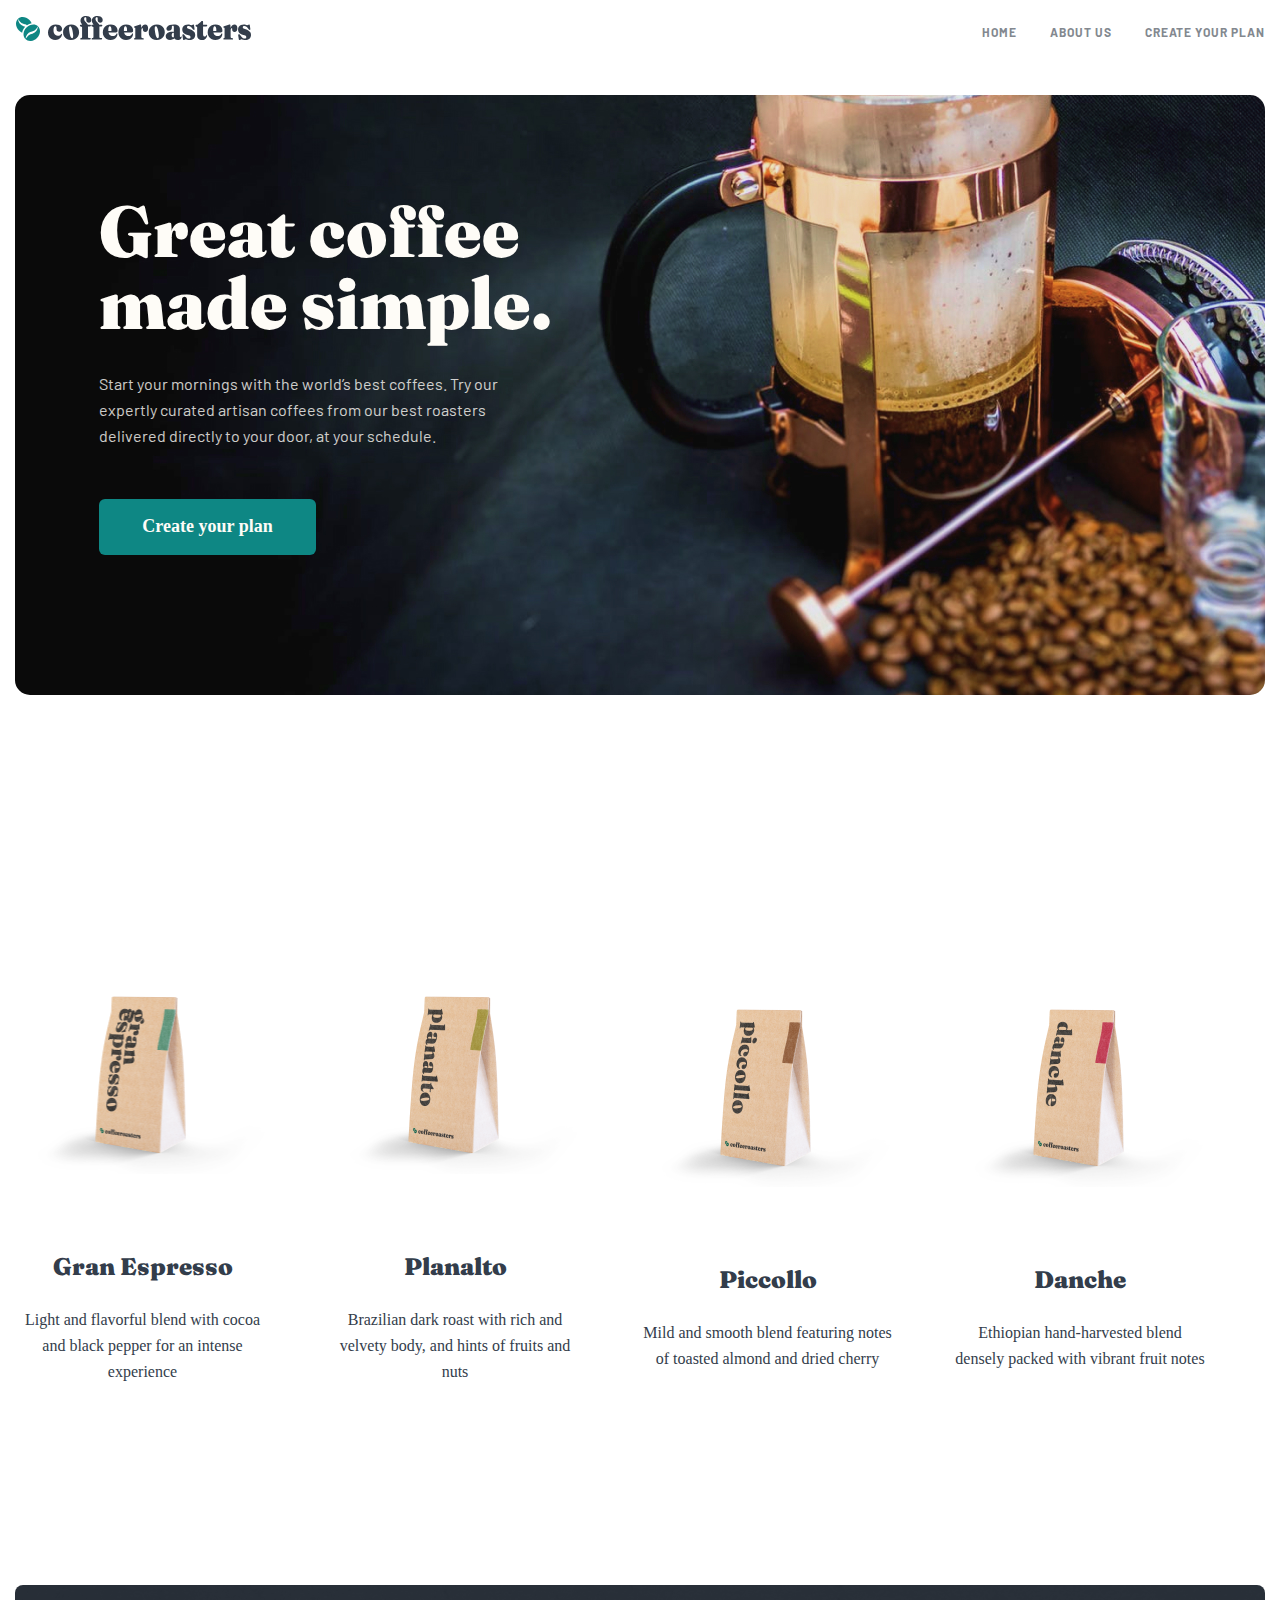
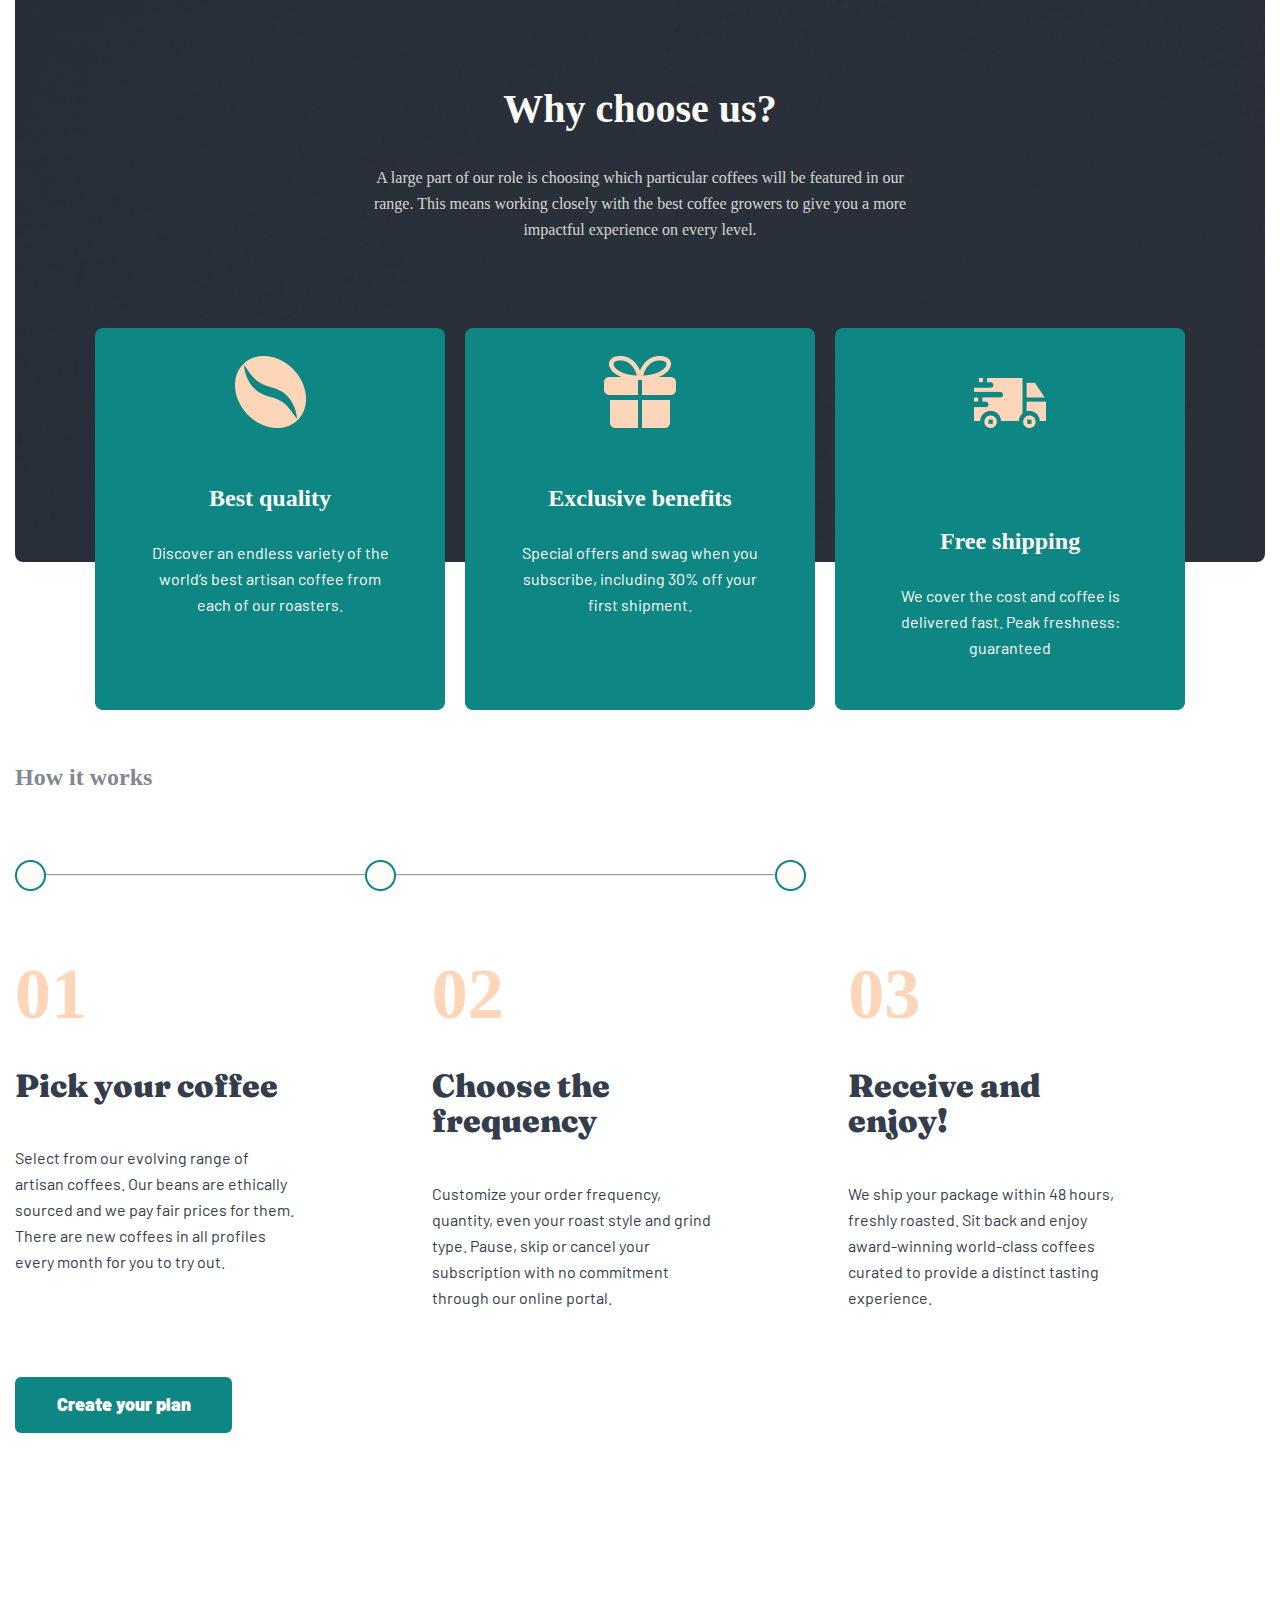
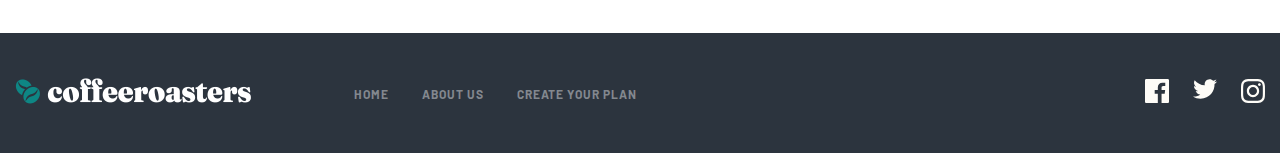
<file: index.html>
<!DOCTYPE html>
<html lang="en">
<head>
    <meta charset="UTF-8">
    <meta http-equiv="X-UA-Compatible" content="IE=edge">
    <meta name="viewport" content="width=device-width, initial-scale=1.0">
    <title>coffee</title>
    <link rel="preconnect" href="https://fonts.googleapis.com">
<link rel="preconnect" href="https://fonts.gstatic.com" crossorigin>
<link href="https://fonts.googleapis.com/css2?family=Barlow:ital,wght@0,100;0,200;0,300;0,400;0,500;0,600;0,700;0,800;0,900;1,100;1,200;1,300;1,400;1,500;1,600;1,700;1,800;1,900&display=swap" rel="stylesheet">
<link rel="preconnect" href="https://fonts.googleapis.com">
<link rel="preconnect" href="https://fonts.gstatic.com" crossorigin>
<link href="https://fonts.googleapis.com/css2?family=Barlow:ital,wght@0,100;0,200;0,300;0,400;0,500;0,600;0,700;0,800;0,900;1,100;1,200;1,300;1,400;1,500;1,600;1,700;1,800;1,900&family=Fraunces:ital,opsz,wght@0,9..144,100..900;1,9..144,100..900&display=swap" rel="stylesheet">
    <link rel="stylesheet" href="./style.css">
</head>
<body>
    <header>
        <div class="container">
            <div class="header__wrapper">
               <a href="./index.html"><img src="./img/logotoaster.svg" alt=""></a> 
                <ul>
                    <li><a href="./index.html">HOME</a> </li>
                    <li><a href="./about.html">ABOUT US</a></li>
                    <li><a href="./create.html">Create your plan</a></li>
                </ul>
                <img class="burger" src="./img/burger.svg" alt="">
            </div>
        </div>
    </header>
    <main>
        <section class="hero1">
            <div class="container">
                <div class="hero1__wrapper">
                    <h1>Great coffee 
                        made simple.</h1>
                        <p>Start your mornings with the world’s best coffees. Try our expertly curated artisan coffees from our best roasters delivered directly to your door, at your schedule.</p>
                        <button><a href="./create.html"> Create your plan</a></button> 
                </div>
            </div>
        </section>
        <section class="hero2">
            <div class="container">
                <div class="hero2__wrapper">
                   <div class="collect"><h2 class="collection">our collection</h2></div> 
                    <div class="gran__wrapper">
                       <div class="gr">
                         <img src="./img/kopi1 copy.png" alt="">
                       <div class="esp"> <h3>Gran Espresso</h3>
                        <p>Light and flavorful blend with cocoa and black pepper for an intense experience</p></div>
                       </div>
                        <div class="gr">
                            <img src="./img/kopi2@2x.png" alt="">
                           <div class="esp"> <h3>Planalto</h3>
                            <p>Brazilian dark roast with rich and velvety body, and hints of fruits and nuts</p></div></div>
                        <div class="gr"><img src="./img/kopi3.png" alt="">
                           <div class="esp"> <h3>Piccollo</h3>
                            <p>Mild and smooth blend featuring notes of toasted almond and dried cherry</p></div></div>
                        <div class="gr">
                            <img src="./img/kopi4 (1).png" alt="">
                           <div class="esp"> <h3>Danche</h3>
                            <p>Ethiopian hand-harvested blend densely packed with vibrant fruit notes</p></div></div>
                    </div>
                </div>
            </div>
        </section>
        <section class="hero3">
            <div class="container">
                <div class="hero3__wrapper">
                    <h2>
                        Why choose us?
                    </h2>
                    <p class="large">A large part of our role is choosing which particular coffees will be featured 
                        in our range. This means working closely with the best coffee growers to give 
                        you a more impactful experience on every level.</p>
                        <div class="best__wrapper">
                            <div class="coffee fif">
                                <img src="./img/coffee-bean.png" alt="">
                               <div class="zip"> <h3>Best quality</h3>
                                <p>Discover an endless variety of the world’s best artisan coffee from each of our roasters.</p></div>
                            </div>
                            <div class="gift fif">
                                <img src="./img/gift.png" alt="">
                                <div class="zip"><h3>Exclusive benefits</h3>
                                    <p>Special offers and swag when you subscribe, including 30% off your first shipment.</p></div>
                            </div>
                            <div class="furgon">
                                <img src="./img/furgon.png" alt="">
                                <div class="zip"><h3>Free shipping</h3>
                                    <p>We cover the cost and coffee is delivered fast. Peak freshness: guaranteed<p></div>
                            </div>
                        </div>
                </div>
            </div>
        </section>
        <section class="hero4">
            <div class="container">
                <h2>How it works</h2>
               <div class="hr"> <hr class="it">
            <img src="./img/Oval Copy.png" alt="">
            <img src="./img/Oval Copy.png" alt="">
            <img src="./img/Oval Copy.png" alt="">
        </div>
                <div class="hero4__wrapper">
                   <div class="o1">
                    <h2>01</h2>
                    <h3>Pick your
                        coffee</h3>
                        <p>Select from our evolving range of artisan coffees. Our beans are ethically sourced and we pay fair prices for them. There are new coffees in all profiles every month for you to try out.</p>
                   </div>
                   <div class="o1">
                    <h2>02</h2>
                    <h3>Choose the frequency</h3>
                        <p>Customize your order frequency, quantity, even your roast style and grind type. Pause, skip or cancel your subscription with no commitment through our online portal.</p>
                   </div>
                   <div class="o1">
                    <h2>03</h2>
                    <h3>Receive and enjoy!</h3>
                        <p>We ship your package within 48 hours, freshly roasted. Sit back and enjoy award-winning world-class coffees curated to provide a distinct tasting experience.</p>
                   </div>
                   <button><a href="./create.html"> Create your plan</a></button>
                </div>
            </div>
        </section>
    </main>
    <footer class="footer">
        <div class="container">
            <div class="footer__wrapper">
                <div class="f"><a href="./index.html"><img class="foot" src="./img/footer__img.png" alt=""></a> 
                    <ul>
                        <li><a href="./index.html">HOME</a> </li>
                        <li><a href="./about.html">ABOUT US</a></li>
                        <li><a href="./create.html">Create your plan</a></li>
                    </ul></div>
                    <div class="face">
                        <a href="#">
                            <img src="./img/facebook.svg" alt=""></a>
                        <a href="#"><img src="./img/twiiter.svg" alt=""></a>
                        <a href=""><img src="./img/instagram.svg" alt=""></a>
                    </div>
             </div>
        </div>
    </footer>
</body>
</html>
</file>
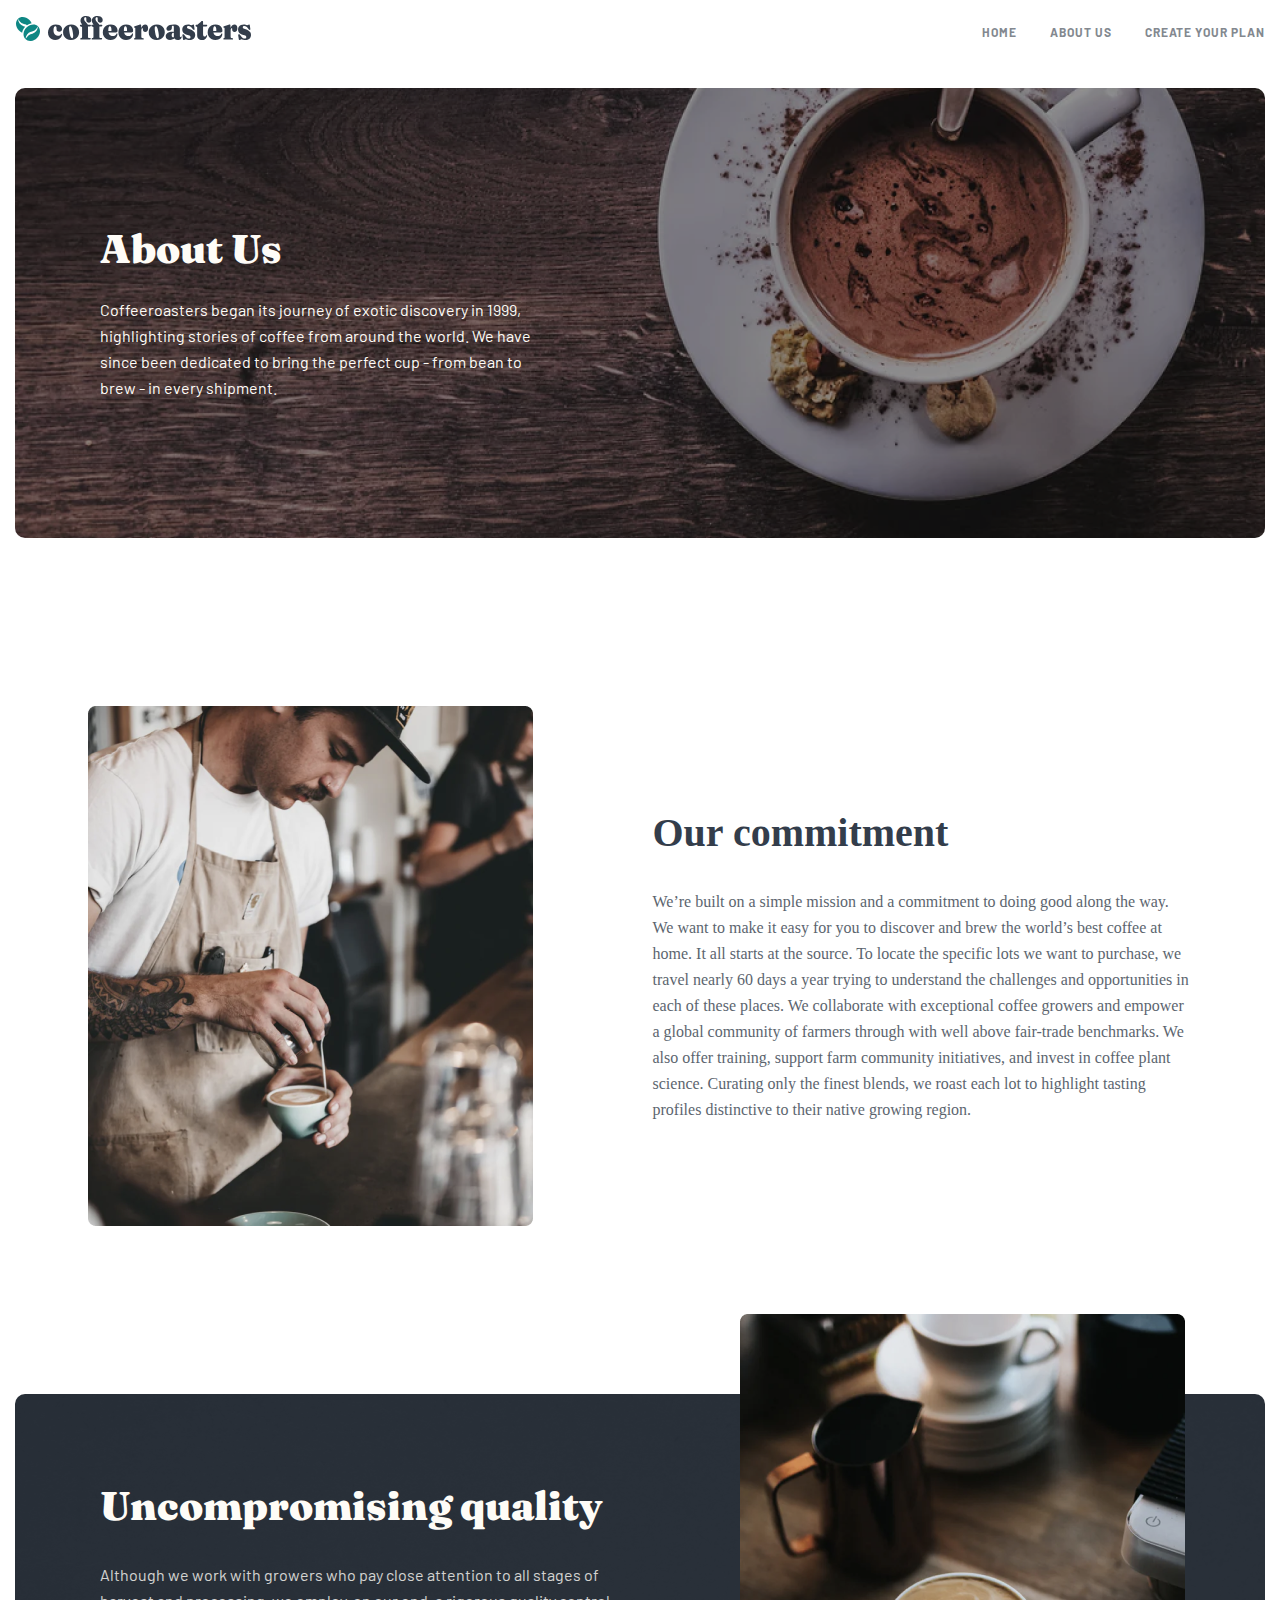
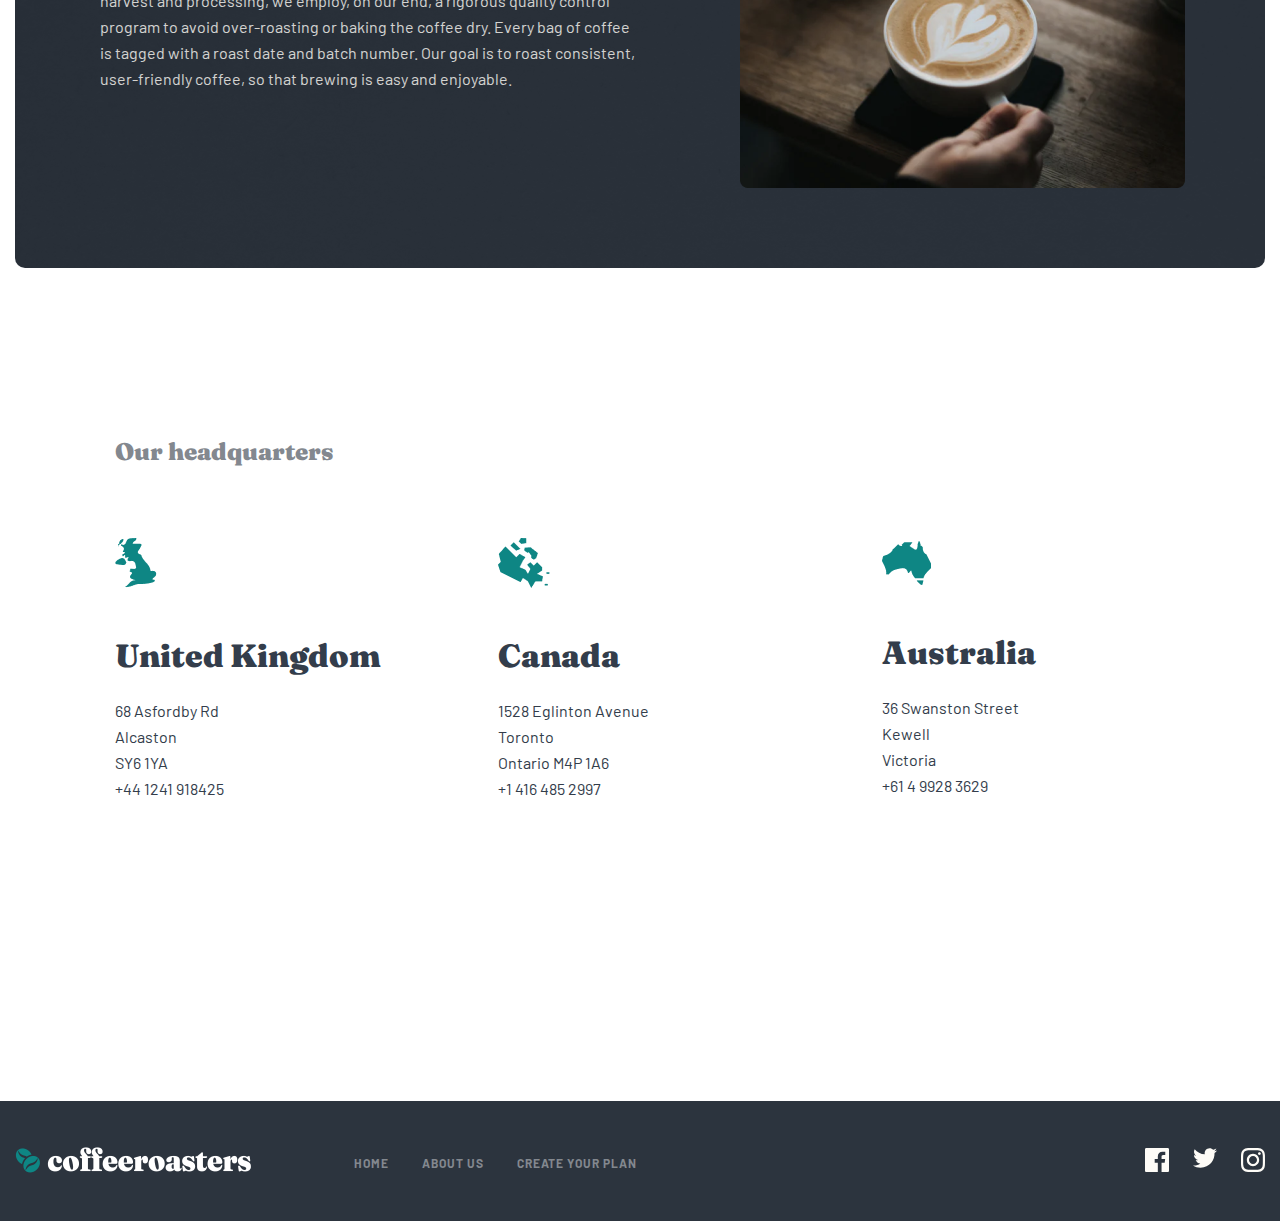
<file: about.html>
<!DOCTYPE html>
<html lang="en">
<head>
    <meta charset="UTF-8">
    <meta http-equiv="X-UA-Compatible" content="IE=edge">
    <meta name="viewport" content="width=device-width, initial-scale=1.0">
    <title>coffee</title>
    <link rel="preconnect" href="https://fonts.googleapis.com">
<link rel="preconnect" href="https://fonts.gstatic.com" crossorigin>
<link href="https://fonts.googleapis.com/css2?family=Barlow:ital,wght@0,100;0,200;0,300;0,400;0,500;0,600;0,700;0,800;0,900;1,100;1,200;1,300;1,400;1,500;1,600;1,700;1,800;1,900&display=swap" rel="stylesheet">
<link rel="preconnect" href="https://fonts.googleapis.com">
<link rel="preconnect" href="https://fonts.gstatic.com" crossorigin>
<link href="https://fonts.googleapis.com/css2?family=Barlow:ital,wght@0,100;0,200;0,300;0,400;0,500;0,600;0,700;0,800;0,900;1,100;1,200;1,300;1,400;1,500;1,600;1,700;1,800;1,900&family=Fraunces:ital,opsz,wght@0,9..144,100..900;1,9..144,100..900&display=swap" rel="stylesheet">
    <link rel="stylesheet" href="./style.css">
</head>
<body>
    <header>
        <div class="container">
            <div class="header__wrapper">
               <a href="./index.html"><img src="./img/logotoaster.svg" alt=""></a> 
                <ul>
                    <li><a href="./index.html">HOME</a> </li>
                    <li><a href="./about.html">ABOUT US</a></li>
                    <li><a href="./create.html">Create your plan</a></li>
                </ul>
                <img class="burger" src="./img/burger.svg" alt="">
            </div>
        </div>
    </header>
    <main>
        <section class="about1">
            <div class="container">
                    <div class="about1__wrapper">
                            <h2>About Us</h2>
                            <p>Coffeeroasters began its journey of exotic discovery in 1999, highlighting stories of coffee from around the world. We have since been dedicated to bring the perfect cup - from bean to brew - in every shipment.</p>
                        </div>
                    </div>
        </section>
        <section class="about2">
            <div class="container">
            <div class="about2__wrapper">
                <img src="./img/muylov.png" alt="">
                <div class="built">
                    <h2>Our commitment</h2>
                    <p>We’re built on a simple mission and a commitment to doing good along the way. We want to make it easy for you to discover and brew the world’s best coffee at home. It all starts at the source. To locate the specific lots we want to purchase, we travel nearly 60 days a year trying to understand the challenges and opportunities in each of these places. We collaborate with exceptional coffee growers and empower a global community of farmers through with well above fair-trade benchmarks. We also offer training, support farm community initiatives, and invest in coffee plant science. Curating only the finest blends, we roast each lot to highlight tasting profiles distinctive to their native growing region.</p>
                </div>
            </div>
        </div>
        </section>
        <section class="about3">
            <div class="container">
                <div class="about3__wrapper">
                    <img class="katta" src="./img/katta pila.jpg" alt="">
                    <div class="uncom">
                    <h3>Uncompromising quality</h3>
                    <p>Although we work with growers who pay close attention to all stages of harvest and processing, we employ, on our end, a rigorous quality control program to avoid over-roasting or baking the coffee dry. Every bag of coffee is tagged with a roast date and batch number. Our goal is to roast consistent, user-friendly coffee, so that brewing is easy and enjoyable.</p>
                </div>
                <img class="pila" src="./img/pila.png" alt="">
                </div>
            </div>
        </section>
        <section class="about4">
            <div class="container">
                <h2>Our headquarters</h2>
            <div class="about4__wrapper">
                <div class="canada">
                    <img src="./img/united.png" alt="">
                    <h3>United Kingdom</h3>
                    <p>68  Asfordby Rd <br>
                        Alcaston<br>
                        SY6 1YA<br>
                        +44 1241 918425</p>
                </div>
                <div class="canada">
                    <img src="./img/canada.png" alt="">
                    <h3>Canada</h3>
                    <p>1528  Eglinton Avenue <br>
                        Toronto<br>
                        Ontario M4P 1A6<br>
                        +1 416 485 2997</p>
                </div>
                <div class="canada">
                    <img src="./img/australia.png" alt="">
                    <h3>Australia</h3>
                    <p>36 Swanston Street <br>
                        Kewell<br>
                        Victoria<br>
                        +61 4 9928 3629</p>
                </div>
            </div>
            </div>
        </section>
    </main>
    <footer class="footer">
        <div class="container">
            <div class="footer__wrapper">
                <div class="f"><a href="./index.html"><img class="foot" src="./img/footer__img.png" alt=""></a> 
                    <ul>
                        <li><a href="./index.html">HOME</a> </li>
                        <li><a href="./about.html">ABOUT US</a></li>
                        <li><a href="./create.html">Create your plan</a></li>
                    </ul></div>
                    <div class="face">
                        <a href="https://www.facebook.com/campaign/landing.php?&campaign_id=11554070363&extra_1=s%7Cc%7C518929547024%7Ce%7Cfacebook%7C&placement=&creative=518929547024&keyword=facebook&partner_id=googlesem&extra_2=campaignid%3D11554070363%26adgroupid%3D112923417056%26matchtype%3De%26network%3Dg%26source%3Dnotmobile%26search_or_content%3Ds%26device%3Dc%26devicemodel%3D%26adposition%3D%26target%3D%26targetid%3Dkwd-541132862%26loc_physical_ms%3D9075980%26loc_interest_ms%3D%26feeditemid%3D%26param1%3D%26param2%3D&gad_source=1&gclid=EAIaIQobChMI7bvTzdC6hgMVI1ORBR35NAlGEAAYASAAEgKOlPD_BwE">
                            <img src="./img/facebook.svg" alt=""></a>
                        <a href="https://x.com/i/flow/login"><img src="./img/twiiter.svg" alt=""></a>
                        <a href="https://www.instagram.com/accounts/login/?next=https%3A%2F%2Fwww.instagram.com%2Faccounts%2Fonetap%2F%3Fnext%3D%252F%26__coig_login%3D1"><img src="./img/instagram.svg" alt=""></a>
                    </div>
             </div>
        </div>
    </footer>
</body>
</html>
</file>
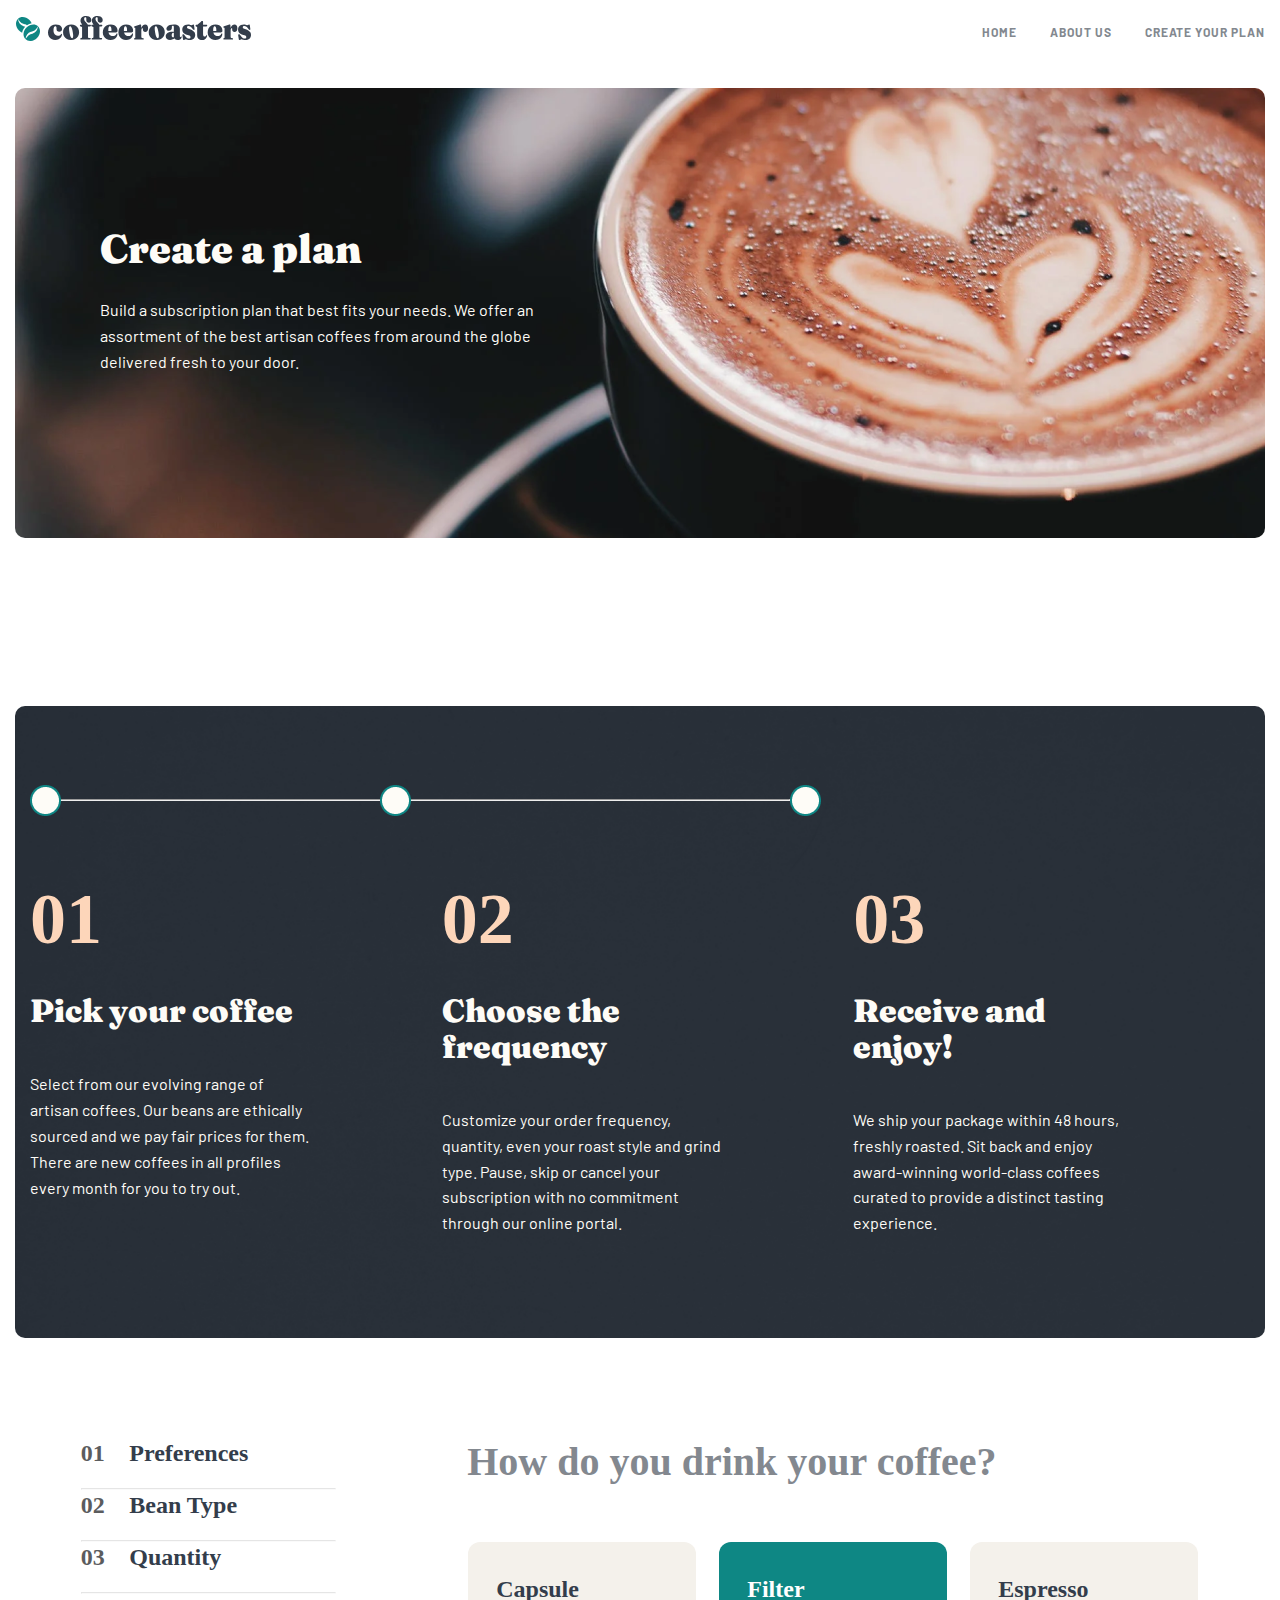
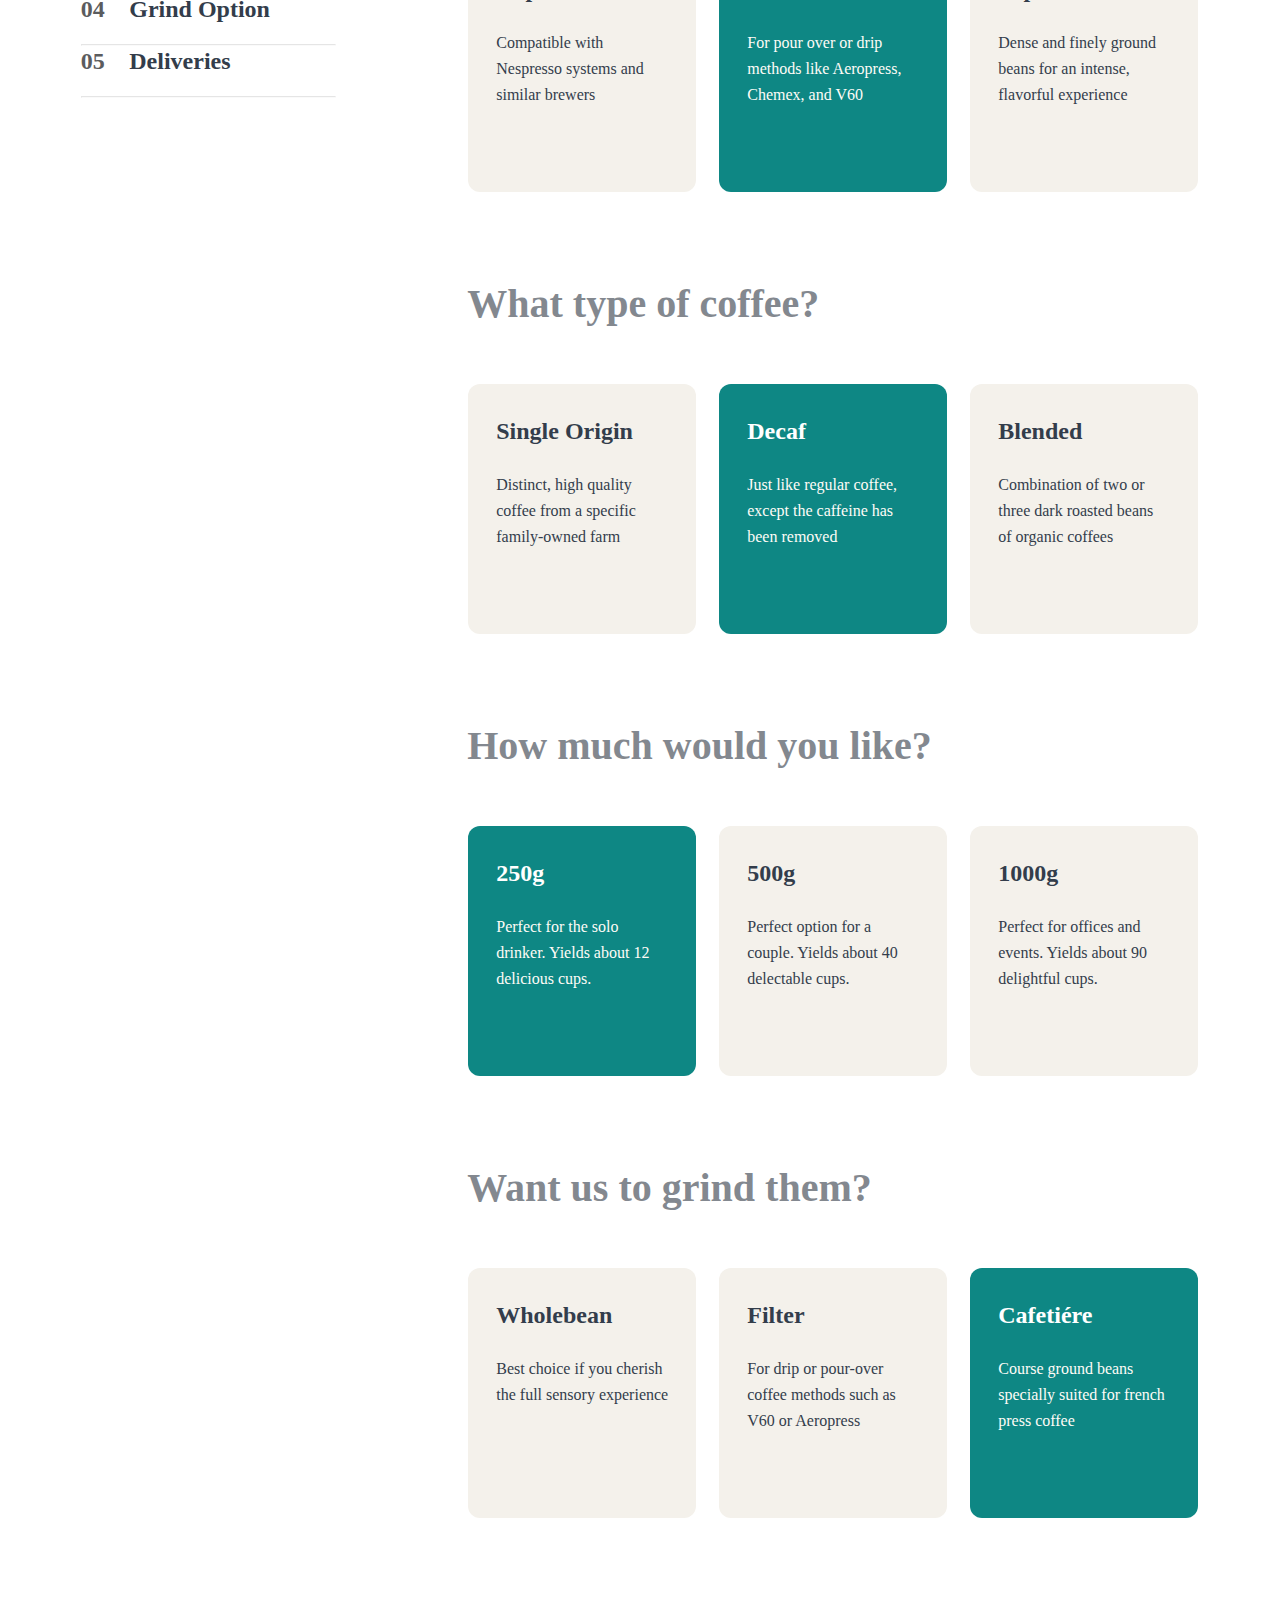
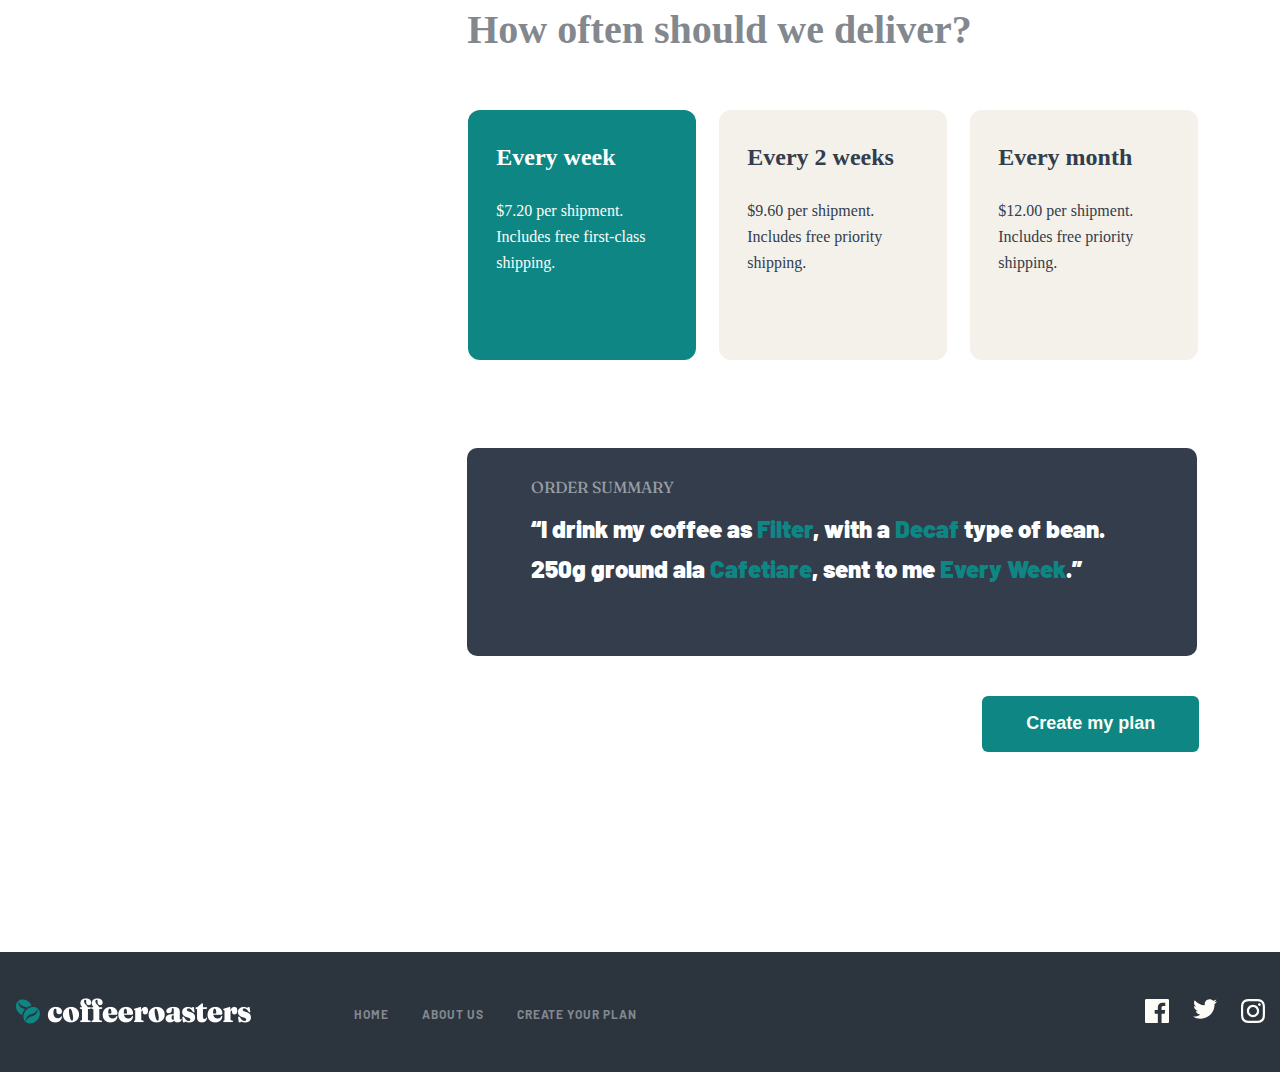
<file: create.html>
<!DOCTYPE html>
<html lang="en">
<head>
    <meta charset="UTF-8">
    <meta http-equiv="X-UA-Compatible" content="IE=edge">
    <meta name="viewport" content="width=device-width, initial-scale=1.0">
    <title>coffee</title>
    <link rel="preconnect" href="https://fonts.googleapis.com">
<link rel="preconnect" href="https://fonts.gstatic.com" crossorigin>
<link href="https://fonts.googleapis.com/css2?family=Barlow:ital,wght@0,100;0,200;0,300;0,400;0,500;0,600;0,700;0,800;0,900;1,100;1,200;1,300;1,400;1,500;1,600;1,700;1,800;1,900&display=swap" rel="stylesheet">
<link rel="preconnect" href="https://fonts.googleapis.com">
<link rel="preconnect" href="https://fonts.gstatic.com" crossorigin>
<link href="https://fonts.googleapis.com/css2?family=Barlow:ital,wght@0,100;0,200;0,300;0,400;0,500;0,600;0,700;0,800;0,900;1,100;1,200;1,300;1,400;1,500;1,600;1,700;1,800;1,900&family=Fraunces:ital,opsz,wght@0,9..144,100..900;1,9..144,100..900&display=swap" rel="stylesheet">
    <link rel="stylesheet" href="./style.css">
</head>
<body>
    <header>
        <div class="container">
            <div class="header__wrapper">
               <a href="./index.html"><img src="./img/logotoaster.svg" alt=""></a> 
                <ul>
                    <li><a href="./index.html">HOME</a> </li>
                    <li><a href="./about.html">ABOUT US</a></li>
                    <li><a href="./create.html">Create your plan</a></li>
                </ul>
                <img class="burger" src="./img/burger.svg" alt="">
            </div>
        </div>
    </header>
    <main>
        <section class="about1">
            <div class="container">
                    <div class="about1__wrapper java">
                            <h2 class="plan">Create a plan</h2>
                            <p>Build a subscription plan that best fits your needs. We offer an assortment of the best artisan coffees from around the globe delivered fresh to your door.</p>
                        </div>
                    </div>
        </section>
        <div class="container">
        <section class="hero4 sapam">
               <div class="hr"> <hr class="it">
            <img src="./img/Oval Copy.png" alt="">
            <img src="./img/Oval Copy.png" alt="">
            <img src="./img/Oval Copy.png" alt="">
        </div>
                <div class="hero4__wrapper">
                   <div class="o1">
                    <h2>01</h2>
                    <h3>Pick your
                        coffee</h3>
                        <p>Select from our evolving range of artisan coffees. Our beans are ethically sourced and we pay fair prices for them. There are new coffees in all profiles every month for you to try out.</p>
                   </div>
                   <div class="o1">
                    <h2>02</h2>
                    <h3>Choose the frequency</h3>
                        <p>Customize your order frequency, quantity, even your roast style and grind type. Pause, skip or cancel your subscription with no commitment through our online portal.</p>
                   </div>
                   <div class="o1">
                    <h2>03</h2>
                    <h3>Receive and enjoy!</h3>
                        <p>We ship your package within 48 hours, freshly roasted. Sit back and enjoy award-winning world-class coffees curated to provide a distinct tasting experience.</p>
                   </div>
                </div>
        </section>
    </div>
    <section class="create1">
        <div class="container">
            <div class="create__wrapper">
                <div class="prefer">
                    <h4>01</h4><p>Preferences</p><br> <br><hr>
                    <h4>02</h4><p>Bean Type</p><br><br> <hr>
                    <h4>03</h4><p>Quantity</p><br><br> <hr>
                    <h4>04</h4><p>Grind Option</p><br><br> <hr>
                    <h4>05</h4><p>Deliveries</p> <br><br><hr>
                </div>
                <div class="how__wrapper">
                    <h2>How do you drink your coffee?</h2>
                    <div class="type">
                    <div class="cap">
                        <h5>Capsule</h5>
                        <p>Compatible with Nespresso systems and similar brewers</p>
                    </div>
                    <div class="cap1">
                        <h5>Filter</h5>
                        <p>For pour over or drip methods like Aeropress, Chemex, and V60</p>
                    </div>
                    <div class="cap">
                        <h5>Espresso</h5>
                        <p>Dense and finely ground beans for an intense, flavorful experience</p>
                    </div>
                </div>
                    <h2>What type of coffee?</h2>
                    <div class="type">
                    <div class="cap">
                        <h5>Single Origin</h5>
                        <p>Distinct, high quality coffee from a specific family-owned farm</p>
                    </div>
                    <div class="cap1">
                        <h5>Decaf</h5>
                        <p>Just like regular coffee, except the caffeine has been removed</p>
                    </div>
                    <div class="cap">
                        <h5>Blended</h5>
                        <p>Combination of two or three dark roasted beans of organic coffees</p>
                    </div>
                </div>
                    <h2>How much would you like?</h2>
                    <div class="type">
                    <div class="cap1">
                        <h5>250g</h5>
                        <p>Perfect for the solo drinker. Yields about 12 delicious cups.</p>
                    </div>
                    <div class="cap">
                        <h5>500g</h5>
                        <p>Perfect option for a couple. Yields about 40 delectable cups.</p>
                    </div>
                    <div class="cap">
                        <h5>1000g</h5>
                        <p>Perfect for offices and events. Yields about 90 delightful cups.</p>
                    </div>
                </div>
                    <h2>Want us to grind them?</h2>
                    <div class="type">
                    <div class="cap">
                        <h5>Wholebean</h5>
                        <p>Best choice if you cherish the full sensory experience</p>
                    </div>
                    <div class="cap">
                        <h5>Filter</h5>
                        <p>For drip or pour-over coffee methods such as V60 or Aeropress</p>
                    </div>
                    <div class="cap1">
                        <h5>Cafetiére</h5>
                        <p> Course ground beans specially suited for french press coffee</p>
                    </div>
                </div>
                    <h2>How often should we deliver?</h2>
                    <div class="type">
                    <div class="cap1">
                        <h5>Every week</h5>
                        <p>$7.20 per shipment. Includes free first-class shipping.</p>
                    </div>
                    <div class="cap">
                        <h5>Every 2 weeks</h5>
                        <p>$9.60 per shipment. Includes free priority shipping.</p>
                    </div>
                    <div class="cap">
                        <h5>Every month</h5>
                        <p>$12.00 per shipment. Includes free priority shipping.</p>
                    </div>
                </div>
                <div class="order">
                    <h6>Order Summary</h6>
                    <p>“I drink my coffee as <span>Filter</span>, with a <span>Decaf</span> type of bean. 250g ground ala <span>Cafetiare</span>, sent to me <span>Every Week</span>.”</p>
                </div>
                <button class="my"><a href="./modal.html"> Create my plan</a></button>
                </div>
            </div>
        </div>
    </section>
    </main>
    <footer class="footer">
        <div class="container">
            <div class="footer__wrapper">
                <div class="f"><a href="./index.html"><img class="foot" src="./img/footer__img.png" alt=""></a> 
                    <ul>
                        <li><a href="./index.html">HOME</a> </li>
                        <li><a href="./about.html">ABOUT US</a></li>
                        <li><a href="./create.html">Create your plan</a></li>
                    </ul></div>
                    <div class="face">
                        <a href="#">
                            <img src="./img/facebook.svg" alt=""></a>
                        <a href="#"><img src="./img/twiiter.svg" alt=""></a>
                        <a href="#"><img src="./img/instagram.svg" alt=""></a>
                    </div>
             </div>
        </div>
    </footer>
</body>
</html>
</file>
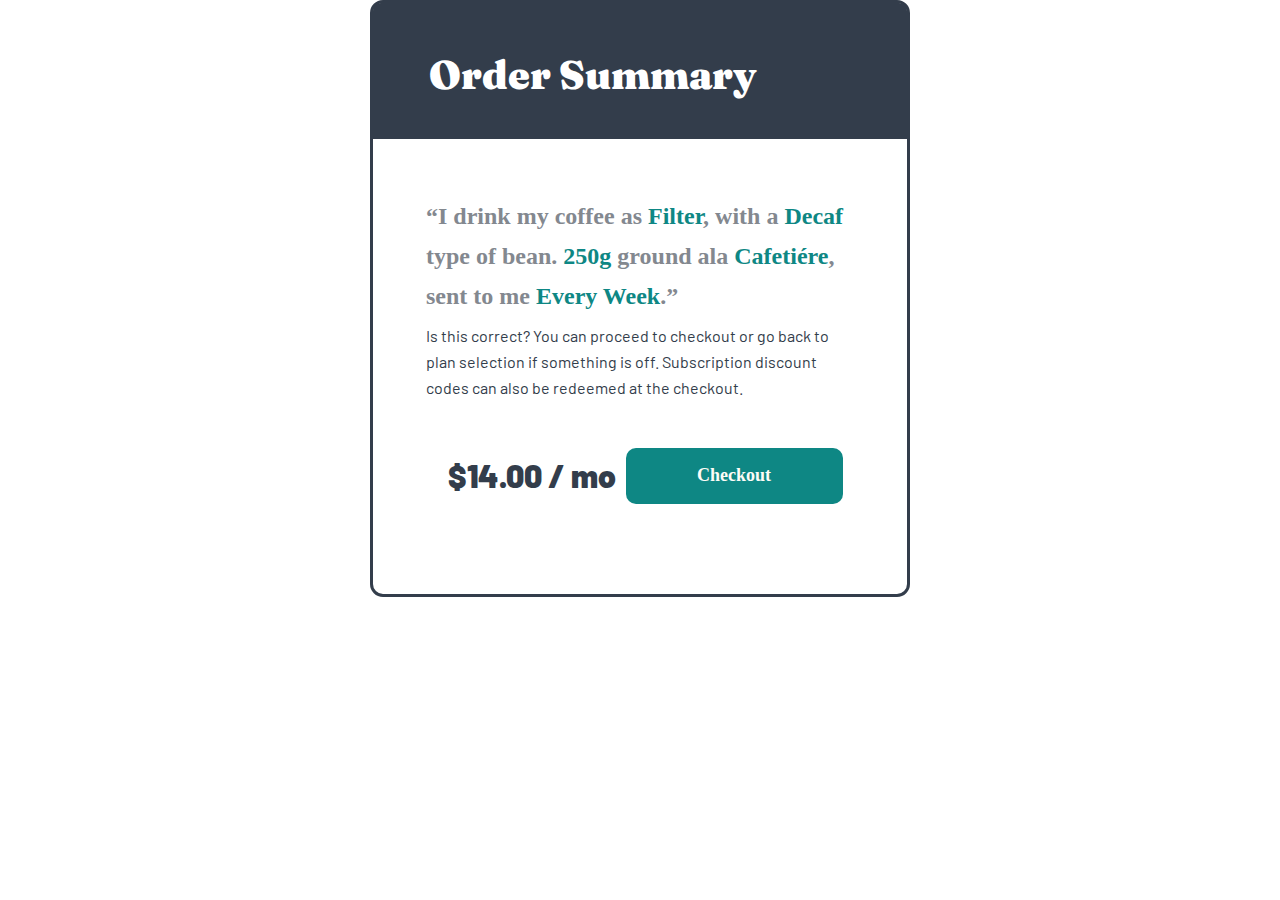
<file: modal.html>
<!DOCTYPE html>
<html lang="en">
<head>
    <meta charset="UTF-8">
    <meta http-equiv="X-UA-Compatible" content="IE=edge">
    <meta name="viewport" content="width=device-width, initial-scale=1.0">
    <title>coffee</title>
    <link rel="preconnect" href="https://fonts.googleapis.com">
<link rel="preconnect" href="https://fonts.gstatic.com" crossorigin>
<link href="https://fonts.googleapis.com/css2?family=Barlow:ital,wght@0,100;0,200;0,300;0,400;0,500;0,600;0,700;0,800;0,900;1,100;1,200;1,300;1,400;1,500;1,600;1,700;1,800;1,900&display=swap" rel="stylesheet">
<link rel="preconnect" href="https://fonts.googleapis.com">
<link rel="preconnect" href="https://fonts.gstatic.com" crossorigin>
<link href="https://fonts.googleapis.com/css2?family=Barlow:ital,wght@0,100;0,200;0,300;0,400;0,500;0,600;0,700;0,800;0,900;1,100;1,200;1,300;1,400;1,500;1,600;1,700;1,800;1,900&family=Fraunces:ital,opsz,wght@0,9..144,100..900;1,9..144,100..900&display=swap" rel="stylesheet">
    <link rel="stylesheet" href="./style.css">
</head>
<body>
    <div class="modal">
        <div class="sum"><h2>Order Summary</h2></div>
        <p class="were">
            “I drink my coffee as <span>Filter</span>, with a <span>Decaf</span> type of bean. <span>250g</span> ground ala <span>Cafetiére</span>, sent to me <span>Every Week</span>.”
        </p>
        <p class="is">Is this correct? You can proceed to checkout or go back to plan selection if something is off. Subscription discount codes can also be redeemed at the checkout. </p>
        <div class="check"><p>$14.00 / mo</p><button>Checkout</button></div>
    </div>
</body>
</html>
</file>
<file: style.css>
*{
    padding: 0;
    margin: 0;
    box-sizing: border-box;
}
li,p,a{
    font-family: "Barlow", sans-serif;
}
h1,h2,h3,h4,h5,h6{
    font-family: "Fraunces", serif;
}
.container{
    max-width: 1440px;
    width: 100%;
    margin: 0 auto;
    padding: 0 15px;
}
a{
    text-decoration: none;
}
ul{
    display: flex;
    align-items: center;
    justify-content: center;
    gap: 33px;
}
li{
    list-style: none;
}
.header__wrapper{
    display: flex;
    align-items: center;
    justify-content: space-between;
}
header{
    padding-top: 15px;
}
header li a{
font-weight: 700;
font-size: 12px;
line-height: 125%;
letter-spacing: 0.08em;
text-transform: uppercase;
color: #83888f;
}
.hero1__wrapper{
    background-image: url(./img/intro-img.jpg);
    background-position: center;
    background-size: cover;
    background-repeat: no-repeat;
    max-width: 1410px;
    width: 100%;
    height: 600px;
    border-radius: 15px;
    margin-top: 50px;
    margin-bottom: 150px;
}
.hero1__wrapper h1{
    max-width: 490px;
font-weight: 900;
font-size: 72px;
line-height: 100%;
color: #fefcf7;
width: 100%;
padding-top: 100px;
margin-left: 84px;
margin-bottom: 32px;
}
.hero1__wrapper p{
    font-weight: 400;
    font-size: 16px;
    line-height: 162%;
    color: #fefcf7;
margin-left: 84px;
margin-bottom: 50px;
opacity: 0.8;
max-width: 440px;
width: 100%;
}
.hero1__wrapper button a{
    font-family: var(--font-family);
    font-weight: 900;
    font-size: 18px;
    line-height: 139%;
    text-align: center;
    color: #fefcf7;
    border-radius: 6px;
}
.hero1__wrapper button{
    font-family: var(--font-family);
font-weight: 900;
font-size: 18px;
line-height: 139%;
text-align: center;
color: #fefcf7;
border-radius: 6px;
width: 217px;
height: 56px;
background: #0e8784;
border: none;
border-radius: 6x;
margin-left: 84px;
}
.hero2__wrapper{
    position: relative;
}
.hero2__wrapper h2{
    width: 90%;
height: 196px;
font-size: 210px;
opacity: 0.5;
text-align: center;
position: absolute;
left: 30px;
z-index: 1;
}
.gran__wrapper img{
    max-width: 256px;
    width: 100%;
    height: 193px; 
    margin-bottom: 73px; 
}
.gr h3{
font-weight: 900;
font-size: 24px;
line-height: 133%;
text-align: center;
color: #333d4b;
text-align: center;
max-width: 255px;
width: 100%;
margin-bottom: 24px;
}
.gr{
    width: 100%;
}
.gr p{
    font-family: var(--second-family);
font-weight: 400;
font-size: 16px;
line-height: 162%;
text-align: center;
color: #333d4b;
max-width: 255px;
width: 100%;
}
.gran__wrapper{
    display: grid;
    justify-content: space-between;
    align-items: center;
    grid-template-columns: repeat(4,1fr);
    position: inherit;
    z-index: 4;
    padding-top: 136px;
}
.hero2{
    margin: 0 auto;
}
.burger{
    display: none;
}
.hero3__wrapper{
    background-image: url(./img/Bitmap.png);
    background-position: center;
    background-repeat: no-repeat;
    background-size: cover;
    width: 100%;
    height: 577px;
    border-radius: 8px;
    margin-top: 200px;
}
.hero3__wrapper h2{
    padding-top: 100px;
    margin-bottom:32px ;
    font-family: var(--font-family);
font-weight: 900;
font-size: 40px;
line-height: 120%;
text-align: center;
color: #fefcf7;
}
.large{
    max-width: 540px;
    width: 100%;
    font-family: var(--second-family);
    font-weight: 400;
    font-size: 16px;
    line-height: 162%;
    margin: 0 auto;
    text-align: center;
    color: #fefcf7;
    opacity: 0.8;
    margin-bottom: 86px;
}
.coffee{
    background-image: url(./img/Rectangle.png);
    max-width: 350px;
    width: 100%;
    height: 382px;
    display: grid;
    grid-template-columns: repeat(1,1fr);
    align-items: center;
    justify-content: center;
}
.gift{
    background-image: url(./img/Rectangle.png);
    max-width: 350px;
    width: 100%;
    height: 382px;
    display: grid;
    grid-template-columns: repeat(1,1fr);
    align-items: center;
    justify-content: center;
}
.furgon{
    background-image: url(./img/Rectangle.png);
    max-width: 350px;
    width: 100%;
    height: 382px;
    display: grid;
    grid-template-columns: repeat(1,1fr);
    align-items: center;
    justify-content: center;
}
.best__wrapper{
    max-width: 1110px;
    width: 100%;
    display: flex;
    align-items: center;
    justify-content: space-around;
    margin: 0 auto;
}
.best__wrapper h3{
    font-family: var(--font-family);
font-weight: 900;
font-size: 24px;
line-height: 133%;
text-align: center;
color: #fefcf7;
}
.best__wrapper img{
    margin: 0 auto;
}
.best__wrapper p{
    max-width: 255px;
    width: 100%;
    text-align: center;
    margin: 0 auto;
font-weight: 400;
font-size: 16px;
line-height: 162%;
text-align: center;
color: #fefcf7;
}
.fif{
    padding-bottom: 65px;
}
.zip h3{
    margin-bottom: 25px;
}
.hero3{
    padding-bottom: 200px;
}
.hero4 h2{
    font-family: var(--font-family);
font-weight: 900;
font-size: 24px;
line-height: 133%;
color: #83888f;
margin-bottom: 80px;
}
.it{
    stroke-width: 2px;
max-width: 760px;
width: 100%;
margin-bottom: 82px;
}
.hr{
    position: relative;
}
.hr img:nth-of-type(1){
    position: absolute;
    top: -14px;
    left: 0;
}
.hr img:nth-of-type(2){
    position: absolute;
    top: -14px;
    left: 350px;
}
.hr img:nth-of-type(3){
    position: absolute;
    top: -14px;
    left: 760px;
}
.o1{
    max-width: 285px;
    width: 100%;
    height: 355px;
}
.hero4__wrapper{
    display: grid;
    grid-template-columns: repeat(3,1fr);
    align-items: center;
    justify-content: flex-start;
}
.o1 h2{
    font-family: var(--font-family);
font-weight: 900;
font-size: 72px;
line-height: 100%;
color: #fdd6ba;
margin-bottom: 38px;
}
.o1 h3{
font-weight: 900;
font-size: 32px;
line-height: 112%;
color: #333d4b;
margin-bottom: 42px;
}
.o1 p{
font-weight: 400;
font-size: 16px;
line-height: 162%;
color: #333d4b;
}
.hero4 button a{
    font-weight: 900;
font-size: 18px;
line-height: 139%;
text-align: center;
color: #fefcf7;
}
.hero4 button{
    width: 217px;
    height: 56px;
    border-radius: 6px;
    background: #0e8784;
    border: none;
    margin-top: 64px;
}
button:hover{
    background: #66d2cf;
    cursor: pointer;
}
.footer{
    margin-top: 200px;
    background: #2c343e;
    height: 120px;
}
.foot{
    width: 236px;
}
.footer__wrapper{
    height: 120px;
    display: flex;
    align-items: center;
    justify-content: space-between;
}
.face{
    display: flex;
    gap: 24px;
}
.f{
    max-width: 622px;
    width: 100%;
    display: flex;
    align-items: center;
    justify-content: space-between;
}
.footer a{
font-weight: 700;
font-size: 12px;
line-height: 125%;
letter-spacing: 0.08em;
text-transform: uppercase;
color: #83888f;
}
.about1__wrapper{
    background-image: url(./img/zor\ coffee.png);
    background-size: cover;
    background-repeat: no-repeat;
    background-position: center;
    width: 100%;
    height: 450px;
    border-radius: 10px;
    margin-top: 43px;
    margin-bottom: 168px;
}
.about1__wrapper h2{
    margin-left: 85px;
    padding-top: 137px;
margin-bottom: 24px;
font-weight: 900;
font-size: 40px;
line-height: 120%;
color: #fefcf7;
}
.about1__wrapper p{
    margin-left: 85px;
    max-width: 440px;
    width: 100%;
font-weight: 400;
font-size: 16px;
line-height: 162%;
color: #fefcf7;
}
.about2__wrapper{
    display: flex;
    align-items: center;
    justify-content: center;
    gap: 120px;
}
.about2__wrapper p{
    font-family: var(--second-family);
font-weight: 400;
font-size: 16px;
line-height: 162%;
color: #333d4b;
opacity: 0.8;
max-width: 540px;
width: 100%;
margin-top: 32px;
}
.about2__wrapper h2{
    font-family: var(--font-family);
font-weight: 900;
font-size: 40px;
line-height: 120%;
color: #333d4b;
}
.about2{
    margin-bottom: 168px;
}
.about3{
    margin-bottom: 168px;
}
.about3__wrapper{
    background-image: url(./img/qora.png);
    background-size: cover;
    background-repeat: no-repeat;
    background-position: center;
    width: 100%;
    height: 474px;
    border-radius: 10px;
    position: relative;
}
.uncom h3{
font-weight: 900;
font-size: 40px;
line-height: 120%;
color: #fefcf7;
padding-top: 88px;
margin-bottom: 32px;
margin-left: 85px;
}
.uncom p{
    font-weight: 400;
    font-size: 16px;
    line-height: 162%;
    color: #fefcf7;
    opacity: 0.8;
margin-left: 85px;
max-width: 540px;
width: 100%;
}
.pila{
    position: absolute;
    top: -80px;
    right: 80px;
}
.katta{
    display: none;
}
.about4__wrapper{
    padding-top: 70px;
    display: grid;
    grid-template-columns: repeat(3,1fr);
    align-items: center;
    justify-content: center;
    padding-left: 100px;
    padding-bottom: 100px;
}
.about4 h2{
font-weight: 900;
font-size: 24px;
line-height: 133%;
color: #83888f;
padding-left: 100px;
}
.about4 h3{
    margin-bottom: 24px;
    margin-top: 46px;
font-weight: 900;
font-size: 32px;
line-height: 112%;
color: #333d4b;
}
.about4 p{
font-weight: 400;
font-size: 16px;
line-height: 162%;
color: #333d4b;
}
.plan{
font-weight: 900;
font-size: 72px;
line-height: 100%;
color: #fefcf7;
}
.java{
        background-image: url(./img/javohir.png);
        background-size: cover;
        background-repeat: no-repeat;
        background-position: center;
        width: 100%;
        height: 450px;
        border-radius: 10px;
        margin-top: 43px;
        margin-bottom: 168px;
    }
    .sapam{
        background-image: url(./img/oe.png);
        background-size: cover;
        background-repeat: no-repeat;
        background-position: center;
        width: 100%;
        border-radius: 10px;
        padding-top: 93px;
        padding-bottom: 100px;
        padding-left: 15px;
        margin-bottom: 100px;
    }
    .sapam h3{
        color: #fefcf7;
    }
    .sapam p{
        color: #fefcf7;
    }
    .create1 hr{
        width: 255px;
height: 1px;
background: #83888f;
opacity: 0.25;
    }
    .prefer h4{
        font-family: var(--font-family);
        font-weight: 900;
        font-size: 24px;
        line-height: 133%;
        color: #5b5c5e;
display: inline;
margin-right: 24.5px;
margin-bottom: 24px;
    }
    .prefer p{
        display: inline;
        font-family: var(--font-family);
        font-weight: 900;
        font-size: 24px;
        line-height: 133%;
        color: #333d4b;
    }
    .create__wrapper{
        display: flex;
        align-items: flex-start;
        justify-content: space-around;
    }
    .how__wrapper h2{
        font-family: var(--font-family);
font-weight: 900;
font-size: 40px;
line-height: 120%;
color: #83888f;
margin-bottom: 56px;
    }
    .cap{
        width: 228px;
height: 250px;
background: #f4f1eb;
border-radius: 12px;
    }
    .cap1{
        width: 228px;
height: 250px;
background:#0e8784;
border-radius: 12px;
    }
    .type{
        display: flex;
        align-items: center;
        justify-content: center;
        gap: 23px;
        margin-bottom: 88px;
    }
    .cap h5{
        font-family: var(--font-family);
        font-weight: 900;
        font-size: 24px;
        line-height: 133%;
        color: #333d4b;
        margin-left: 28px;
        margin-top: 32px;
        margin-bottom: 24px;
    }
    .cap1 h5{
        font-family: var(--font-family);
font-weight: 900;
font-size: 24px;
line-height: 133%;
color: #fff;
margin-left: 28px;
margin-top: 32px;
margin-bottom: 24px;
    }
    .cap1 p{
        font-family: var(--second-family);
font-weight: 400;
font-size: 16px;
line-height: 162%;
color: #fefcf7;
max-width: 172px;
width: 100%;
margin-left: 28px;
    }
    .cap p{
        font-family: var(--second-family);
font-weight: 400;
font-size: 16px;
line-height: 162%;
color: #333d4b;
max-width: 172px;
width: 100%;
margin-left: 28px;
    }
    .order{
        width: 730px;
height: 208px;
background-color: #333d4b;
border-radius: 10px;
    }
    .order h6{
font-weight: 400;
font-size: 16px;
line-height: 162%;
text-transform: uppercase;
color: #fff;
opacity: 0.5;
padding-top: 27px;
margin-left: 64px;
margin-bottom: 8px;
    }
    .order p{
        font-weight: 900;
        font-size: 24px;
        line-height: 167%;
        color: #fff;
        margin-left: 64px;
        max-width: 602px;
        width: 90%;
    }
    .order span{
        color: #0e8784;
    }
    .my a{
        font-family: var(--font-family);
font-weight: 900;
font-size: 18px;
line-height: 139%;
text-align: center;
color: #fefcf7;
    }
    .my{
        border-radius: 6px;
width: 217px;
height: 56px;
background: #0e8784;
border: none;
margin-top: 40px;
margin-left: 515px;

    }
    .modal{
        max-width: 540px;
        width: 100%;
        height: 597px;
        margin: 0 auto;
        border: 3px solid #333d4b;
        border-radius: 13px;
    }
    .modal h2{
font-weight: 900;
font-size: 40px;
line-height: 120%;
color: #fff;
padding-left: 56px;
padding-bottom: 40px;
padding-top: 48px;
    }
    .sum{
        width: 100%;
        background-color: #333d4b;
        border-top-left-radius: 8px;
        border-top-right-radius: 8px;
    }
    .were{
        font-family: var(--font-family);
font-weight: 900;
max-width: 428px;
width: 100%;
font-size: 24px;
line-height: 167%;
color: #83888f;
margin: 0 auto;
margin-top: 57px;
margin-bottom: 7px;
    }
    .were span{
        color: #0e8784;
    }
    .is{
font-weight: 400;
font-size: 16px;
line-height: 162%;
color: #333d4b;
margin: 0 auto;
max-width: 428px;
width: 100%;
margin-bottom: 47px;
    }
    .check p{
font-weight: 900;
font-size: 32px;
line-height: 112%;
color: #333d4b;
max-width: 178px;
width: 100%;
margin-left: 10px;
    }
    .check{
        display: flex;
        align-items: center;
        justify-content: center;
    }
    .check button{
        width: 217px;
height: 56px;
background: #0e8784;
font-family: var(--font-family);
font-weight: 900;
font-size: 18px;
line-height: 139%;
text-align: center;
color: #fefcf7;
border: none;
border-radius: 10px;
    }
button:active{
background-color:#66d2cf;
}
button:hover{
    cursor: pointer;
}
header a:active{
    color: #333d4b;
}
footer a:active{
color: #fefcf7;
}
footer a:hover{
    cursor: pointer;
}
header a:hover{
    cursor: pointer;
}
.face img:active{
    background: #fdd6ba;
}
@media(max-width:1377px){
    .hero2__wrapper h2{
     display: none;
    }
} 
@media(max-width:1200px){
    .about3{
        padding-top: 100px;
    }
    .katta{
        display: block;
    }
    .pila{
        display: none;
    }
    .about3__wrapper{
        background-image: url(./img/qora.png);
        background-size: cover;
        background-repeat: no-repeat;
        background-position: center;
        width: 100%;
        height: 488px;
        border-radius: 10px;
        position: relative;
    }
    .uncom h3{
        font-weight: 900;
        font-size: 40px;
        line-height: 120%;
        color: #fefcf7;
        margin-left: 85px;
        text-align: center;
        margin: 0 auto;
        margin-bottom: 32px;
        padding-top: 245px;
        }
        .uncom p{
            font-weight: 400;
            font-size: 16px;
            line-height: 162%;
            color: #fefcf7;
            opacity: 0.8;
        margin-left: 85px;
        max-width: 540px;
        width: 100%;
        margin: 0 auto;
        text-align: center;
        }
        .katta{
            border-radius: 10px;
            display: block;
            margin: 0 auto;
            position: absolute;
            top: -140px;
            left: 0px;
            right: 0px;
        }
}
@media(max-width:1110px){
    .prefer {
        display: none;
    }
    .type{
        gap: 15px;
    }
    .hero3{
        padding-bottom: 400px;
    }
    .fif{
        padding-bottom: 30px;
    }
    .fif img{
        padding-bottom: 0;
        width: 55px;
        height: 56px;
    }
    .best__wrapper{
        max-width: 1110px;
        width: 100%;
        display: grid;
        grid-template-columns: repeat(1,1fr);
        align-items: center;
        justify-content: center;
        margin: 0 auto;
    }
    .coffee{
        background-image: url(./img/Rectangle.uzuni.png);
        max-width: 573px;
        width: 100%;
        height: 180px;
        display: grid;
        margin: 0 auto;
        margin-bottom: 24px;
        display: flex;
        align-items: center;
        justify-content: space-between;
        
    }
    .gift{
        
        background-image: url(./img/Rectangle.uzuni.png);
        max-width: 573px;
        width: 100%;
        height: 180px;
        margin: 0 auto;
        margin-bottom: 24px;
        display: flex;
        align-items: center;
        justify-content: space-between;
    }
    .furgon{
        background-image: url(./img/Rectangle.uzuni.png);
        max-width: 573px;
        width: 100%;
        height: 180px;
        margin: 0 auto;
        display: flex;
        align-items: center;
        justify-content: start;
    }
    .zip{
        max-width: 344px;
        width: 100%;
    }
}
@media(max-width:1070px){
    .about4__wrapper{
        padding-left: 10px;
    }
    .about4 h2{
        padding-left: 10px;
    }
    .canada{
        max-width: 350px;
        width: 100%;
    }
}
@media(max-width:1000px){
    .gran__wrapper{
        padding-top: 50px;
        display: grid;
        align-items: center;
        justify-content: center;
        grid-template-columns: repeat(1,1fr);
        margin: 0 auto;
    }
    .gr{
        display: flex;
        align-items: center;
        justify-content: center;
    }
}
@media(max-width:950px){
    .it{
         stroke-width: 2px;
        max-width: 550px;
        width: 100%;
        margin-bottom: 62px;
    }
    .hr img:nth-of-type(1){
        position: absolute;
        top: -14px;
        left: 0;
    }
    .hr img:nth-of-type(2){
        position: absolute;
        top: -14px;
        left: 260px;
    }
    .hr img:nth-of-type(3){
        position: absolute;
        top: -14px;
        left: 535px;
    }
    .o1{
        max-width: 223px;
        width: 100%;
        height: 391px;
    }
}
@media(max-width:935px){
    .about2__wrapper{
        display: flex;
        align-items: center;
        justify-content: center;
        gap: 69px;
    }
    .about2__wrapper img{
        max-width: 281px;
        width: 100%;
        height: 470px;
    }
}
@media(max-width:805px){
    .about1__wrapper h2{
        margin-left: 55px;
        padding-top: 137px;
    margin-bottom: 24px;
    font-weight: 900;
    font-size: 40px;
    line-height: 120%;
    color: #fefcf7;
    }
    .about1__wrapper p{
        margin-left: 55px;
        max-width: 440px;
        width: 100%;
    font-weight: 400;
    font-size: 16px;
    line-height: 162%;
    color: #fefcf7;
    }
    .f{
        max-width: 805px;
        width: 100%;
        display: grid;
        grid-template-columns: repeat(1,1fr);
        gap: 32px;
    }
    .foot{
        margin-top: 54px;
    }
     .f a{
        margin: 0 auto;
    }
    .face{
        margin: 0 auto;
    }
    .footer{
        background: #2c343e;
        max-width: 805px;
        height: 270px;
        margin-top: 100px;
    }

    .footer__wrapper{
        display: grid;
        grid-template-columns: repeat(1,1fr);
        align-items: center;
        justify-content: center;
        gap: 65px;
    }
}
@media(max-width:768px){
    .type{
        display: grid;
        grid-template-columns: repeat(1,1fr);
    }
    .how__wrapper h2{
        max-width: 420px;
        width: 100%
    }
    .cap{
        max-width: 768px;
        width: 100%;
        height: 184px;
    }
    .order{
        max-width: 768px;
        width: 100%;
    }
    .my{
        display: block;
        margin: 0 auto;
        margin-top: 50px;
        margin-bottom: 100px;
    }
    .order{
        height: 258px;
    }
    .order p{
        font-weight: 900;
        font-size: 24px;
        line-height: 167%;
        color: #fff;
        margin-left: 24px;
        max-width: 602px;
        width: 90%;
    }
    .order h6{
        margin-left: 24px;
    }
    .cap1{
        max-width: 768px;
        width: 100%;
    }
    .cap{
        max-width: 768px;
        width: 100%;
    }
    .about2__wrapper{
        display: flex;
        align-items: center;
        justify-content: center;
        gap: 50px;
    }
    .large{
        width: 90%;
    }
    .hero3__wrapper{
        margin-top: 100px;
    }
    .hero1 h1{
        font-size: 48px;
        line-height: 100%;
        max-width: 490px;
        width: 100%;
        margin-left: 50px;
    }
    .hero1 p{
        font-size: 15px;
line-height: 167%;
max-width: 398px;
width: 100%;
margin-left: 50px;
    }
    .hero1 button{
        margin-left: 50px;
    }
}
@media(max-width:707px){
    .hero4 h2{
        text-align: center;
    }
    .hr{
        display: none;
    }
    .hero4__wrapper{
        display: grid;
        grid-template-columns: repeat(1,1fr);
    }
    .o1{
        margin: 0 auto;
    }
    .o1 h3{
        text-align: center;
    }
    .o1 p{
        text-align: center;
    }
    .hero4 button{
        margin: 0 auto;
        margin-top: 79px;
    }
    .hero4 h2{
        padding-top: 20px;
    }
}
@media(max-width:680px){
    .uncom h3{
        font-size: 28px;
        }
    .uncom p{
        width: 90%;
        }
        .katta{
            max-width: 479px;
            width: 100%;
height: 295px;
        }
    .about2__wrapper img{
        max-width: 400px;
        width: 100%;
        height: 430px;
        display: block;
        margin: 0 auto;
        margin-bottom: 48px;
    }
    .about2__wrapper{
        display: block;
    }
    .about2__wrapper h2{
        text-align: center;
        margin-bottom: 30px;
    }
    .about2__wrapper p{
        width: 90%;
        text-align: center;
        margin: 0 auto;
    }
    .about1__wrapper{
        margin-bottom: 100px;
    }
    .about2{
        margin-bottom: 100px;
    }
}
@media(max-width:600px){
    .about4__wrapper{
        display: grid;
        grid-template-columns: repeat(1,1fr);
    }
    .canada{
        max-width: 280px;
        width: 100%;
        margin: 0 auto;
    }
    .canada img{
        display: block;
        margin: 0 auto;
    }
    .canada h3{
         text-align: center;
    }
    .canada p{
        text-align: center;
        margin-bottom: 80px;
    }
    .about4__wrapper{
        padding-bottom: 50px;
    }
    .hero3{
        padding-bottom: 1000px;
    }
    .zip p{
        width: 80%;
    }
    .fif{
        margin-bottom: 10px;
    }
    .coffee{
        background-image: url(./img/Rectangle.png);
        max-width: 279px;
        width: 100%;
        height: 382px;
        display: grid;
        grid-template-columns: repeat(1,1fr);
        align-items: center;
        justify-content: center;
    }
    .gift{
        background-image: url(./img/Rectangle.png);
        max-width: 279px;
        width: 100%;
        height: 382px;
        display: grid;
        grid-template-columns: repeat(1,1fr);
        align-items: center;
        justify-content: center;
    }
    .furgon{
        background-image: url(./img/Rectangle.png);
        max-width: 279px;
        width: 100%;
        height: 382px;
        display: grid;
        grid-template-columns: repeat(1,1fr);
        align-items: center;
        justify-content: center;
    }
    .best__wrapper{
        max-width: 1110px;
        width: 100%;
        display: grid;
        grid-template-columns: repeat(1,1fr);
        align-items: center;
        justify-content: space-around;
        margin: 0 auto;
    }
    .burger{
        display: block;
        width: 20px;
        height: 20px;
    }
    header ul{
        display: none;
    }
    .hero1__wrapper h1{
        max-width: 435px;
        width: 100%;
    }
    .hero1__wrapper h1{
        max-width: 388px;
        width: 100%;
    }
    .hero1__wrapper{
        margin-bottom:120px;
    }
}
@media(max-width:545px){
    .katta{
        position: absolute;
            top: -100px;
            left: 0px;
            right: 0px;
        max-width: 379px;
        width: 100%;
height: 205px;
    }
    .uncom h3{
        padding-top: 175px;
    }
    .about1__wrapper h2{
        margin-left: 55px;
        padding-top: 137px;
    margin-bottom: 24px;
    font-weight: 900;
    font-size: 40px;
    line-height: 120%;
    color: #fefcf7;
    margin: 0 auto;
    text-align: center;
    margin-bottom: 24px;
    }
    .about1__wrapper p{
        margin-left: 55px;
        max-width: 440px;
        width: 90%;
    font-weight: 400;
    font-size: 16px;
    line-height: 162%;
    color: #fefcf7;
    margin: 0 auto;
    text-align: center;
    }
}
@media(max-width:540px){
    .hero1__wrapper h1{
        text-align: center;
        margin-left: 30px;
    }
    .hero1__wrapper p{
        margin: 0 auto;
        text-align: center;
        margin-left: 30px;
        width: 90%;
    }
    .hero1__wrapper button{
        display: block;
        margin: 0 auto;
    }
}
@media(max-width:486px){
    .gr{
        display: grid;
        grid-template-columns: repeat(1,1fr);
        align-items: center;
        justify-content: center;
        padding-left: 89px;
    }
    .hero2__wrapper p{
        margin-bottom: 44px;
    }
}
@media(max-width:480px){
    .hero1__wrapper h1{
        margin: 0 auto;
        margin-left: 0;
        margin-bottom: 24px;
        font-weight: 900;
font-size: 34px;
line-height: 100%;
text-align: center;
color: #fefcf7;
    }
    .hero1__wrapper p{
        padding-left: 20px;
        width: 90%;
        margin: 0 auto;
        margin-left: 0px;
        margin-bottom: 39px;
        margin-right: 0;
        font-weight: 400;
font-size: 13px;
line-height: 167%;
text-align: center;
color: #fefcf7;
    }
    .hero1__wrapper button{
        display: block;
        margin: 0 auto;
    }
    .hero1__wrapper{
        margin-bottom: 80px;
    }
}
@media(max-width:450px){
    .uncom h3{
        padding-top: 145px;
    }
    .katta{
        position: absolute;
            top: -70px;
            left: 0px;
            right: 0px;
        max-width: 279px;
        width: 100%;
height: 155px;
    }
    .modal{
        max-width:377px;
        width: 100%;
        height: 597px;
    }
    .modal h2{
        margin: 0 auto;
        padding-left: 24px;
padding-bottom: 28px;
padding-top: 28px;
    }
    .were{
        width: 90%;
    }
    .is{
        width: 90%;
    }
    .check p{
font-weight: 900;
font-size: 18px;
line-height: 139%;
text-align: center;
color: #fefcf7;
    }
    .check{
        width: 217px;
height: 56px;
background: #0e8784;
font-family: var(--font-family);
font-weight: 900;
font-size: 18px;
line-height: 139%;
text-align: center;
color: #fefcf7;
border: none;
border-radius: 10px;
margin: 0 auto;
    }
}
@media(max-width:400px){
    .gr{
        display: grid;
        grid-template-columns: repeat(1,1fr);
        align-items: center;
        justify-content: center;
        padding-left: 49px;
    }
}
</file>
